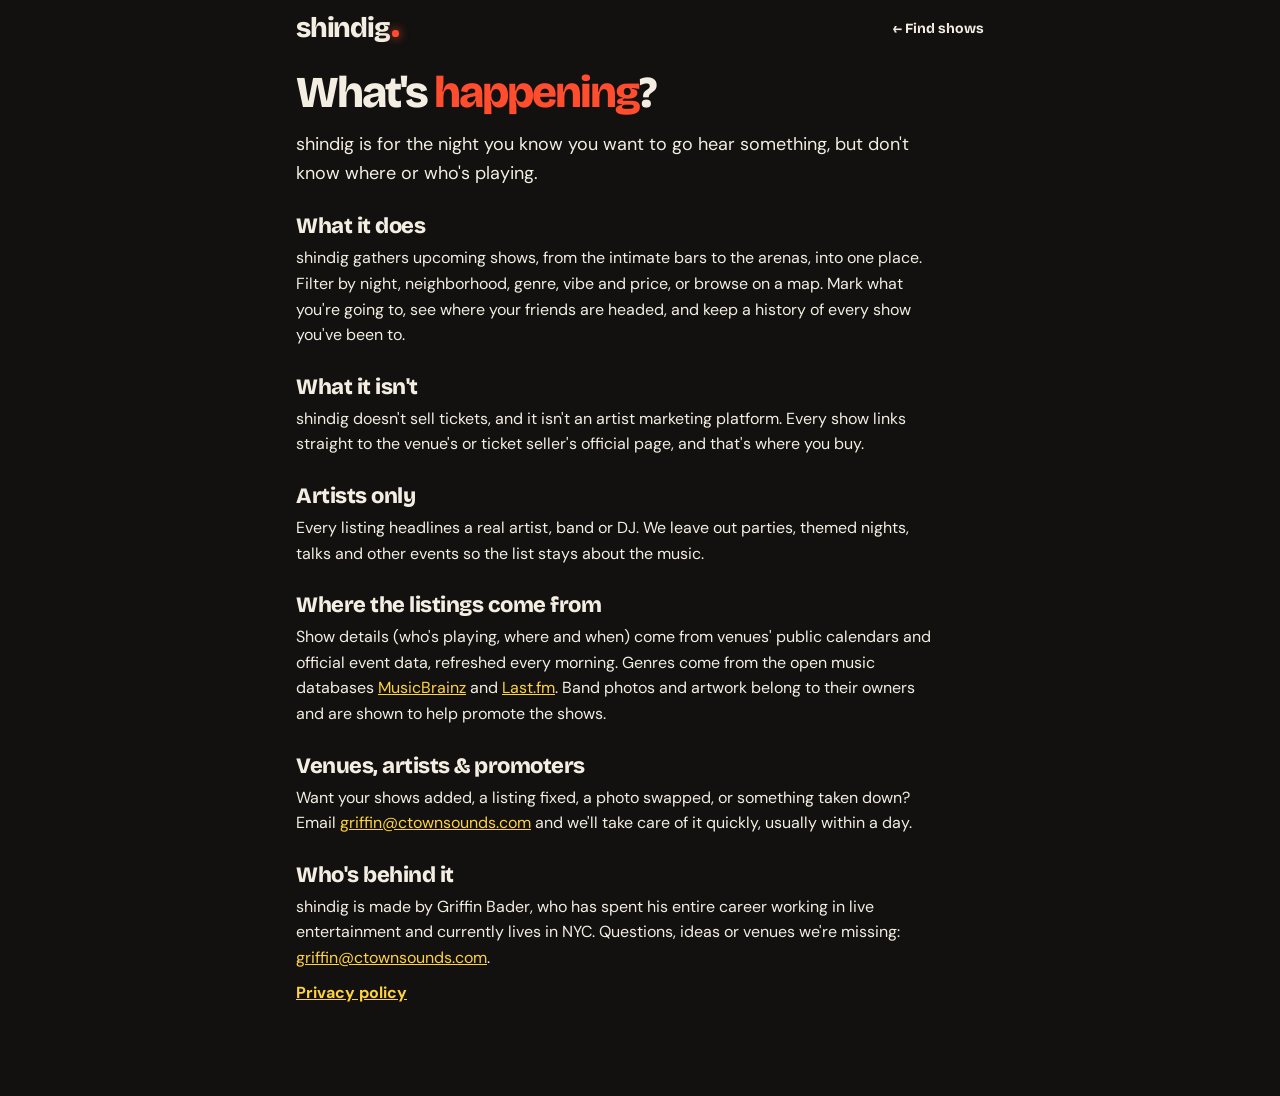
<file: about.html>
<!doctype html>
<html lang="en">
<head>
  <meta charset="utf-8">
  <meta name="viewport" content="width=device-width, initial-scale=1, maximum-scale=1">
  <title>About · shindig</title>
  <link rel="icon" type="image/png" href="img/favicon.png">
  <link rel="apple-touch-icon" href="img/apple-touch-icon.png">
  <meta name="description" content="shindig is a free guide to live music in New York City. Every show at the city's best venues, filtered by borough, genre and vibe.">
  <meta name="theme-color" content="#121110">
  <link rel="preconnect" href="https://fonts.googleapis.com">
  <link href="https://fonts.googleapis.com/css2?family=Bricolage+Grotesque:opsz,wght@12..96,700;12..96,800&family=DM+Sans:opsz,wght@9..40,400;9..40,600;9..40,700&family=DM+Mono:wght@500&display=swap" rel="stylesheet">
  <link rel="stylesheet" href="styles.css?v=20">
</head>
<body>
  <div class="app">
    <header class="top">
      <a class="brand" href="./"><span class="logo">shindig</span></a>
      <a class="back-link" href="./">← Find shows</a>
    </header>

    <main class="doc">
      <h2>What's <em>happening</em>?</h2>
      <p class="lede">shindig is for the night you know you want to go hear something, but don't know where or who's playing.</p>

      <h3>What it does</h3>
      <p>shindig gathers upcoming shows, from the intimate bars to the arenas, into one place. Filter by night, neighborhood, genre, vibe and price, or browse on a map. Mark what you're going to, see where your friends are headed, and keep a history of every show you've been to.</p>

      <h3>What it isn't</h3>
      <p>shindig doesn't sell tickets, and it isn't an artist marketing platform. Every show links straight to the venue's or ticket seller's official page, and that's where you buy.</p>

      <h3>Artists only</h3>
      <p>Every listing headlines a real artist, band or DJ. We leave out parties, themed nights, talks and other events so the list stays about the music.</p>

      <h3>Where the listings come from</h3>
      <p>Show details (who's playing, where and when) come from venues' public calendars and official event data, refreshed every morning. Genres come from the open music databases <a href="https://musicbrainz.org">MusicBrainz</a> and <a href="https://www.last.fm">Last.fm</a>. Band photos and artwork belong to their owners and are shown to help promote the shows.</p>

      <h3>Venues, artists &amp; promoters</h3>
      <p>Want your shows added, a listing fixed, a photo swapped, or something taken down? Email <a href="mailto:griffin@ctownsounds.com">griffin@ctownsounds.com</a> and we'll take care of it quickly, usually within a day.</p>

      <h3>Who's behind it</h3>
      <p>shindig is made by Griffin Bader, who has spent his entire career working in live entertainment and currently lives in NYC. Questions, ideas or venues we're missing: <a href="mailto:griffin@ctownsounds.com">griffin@ctownsounds.com</a>.</p>

      <p class="doc-links"><a href="privacy.html">Privacy policy</a></p>
    </main>
  </div>
</body>
</html>
</file>
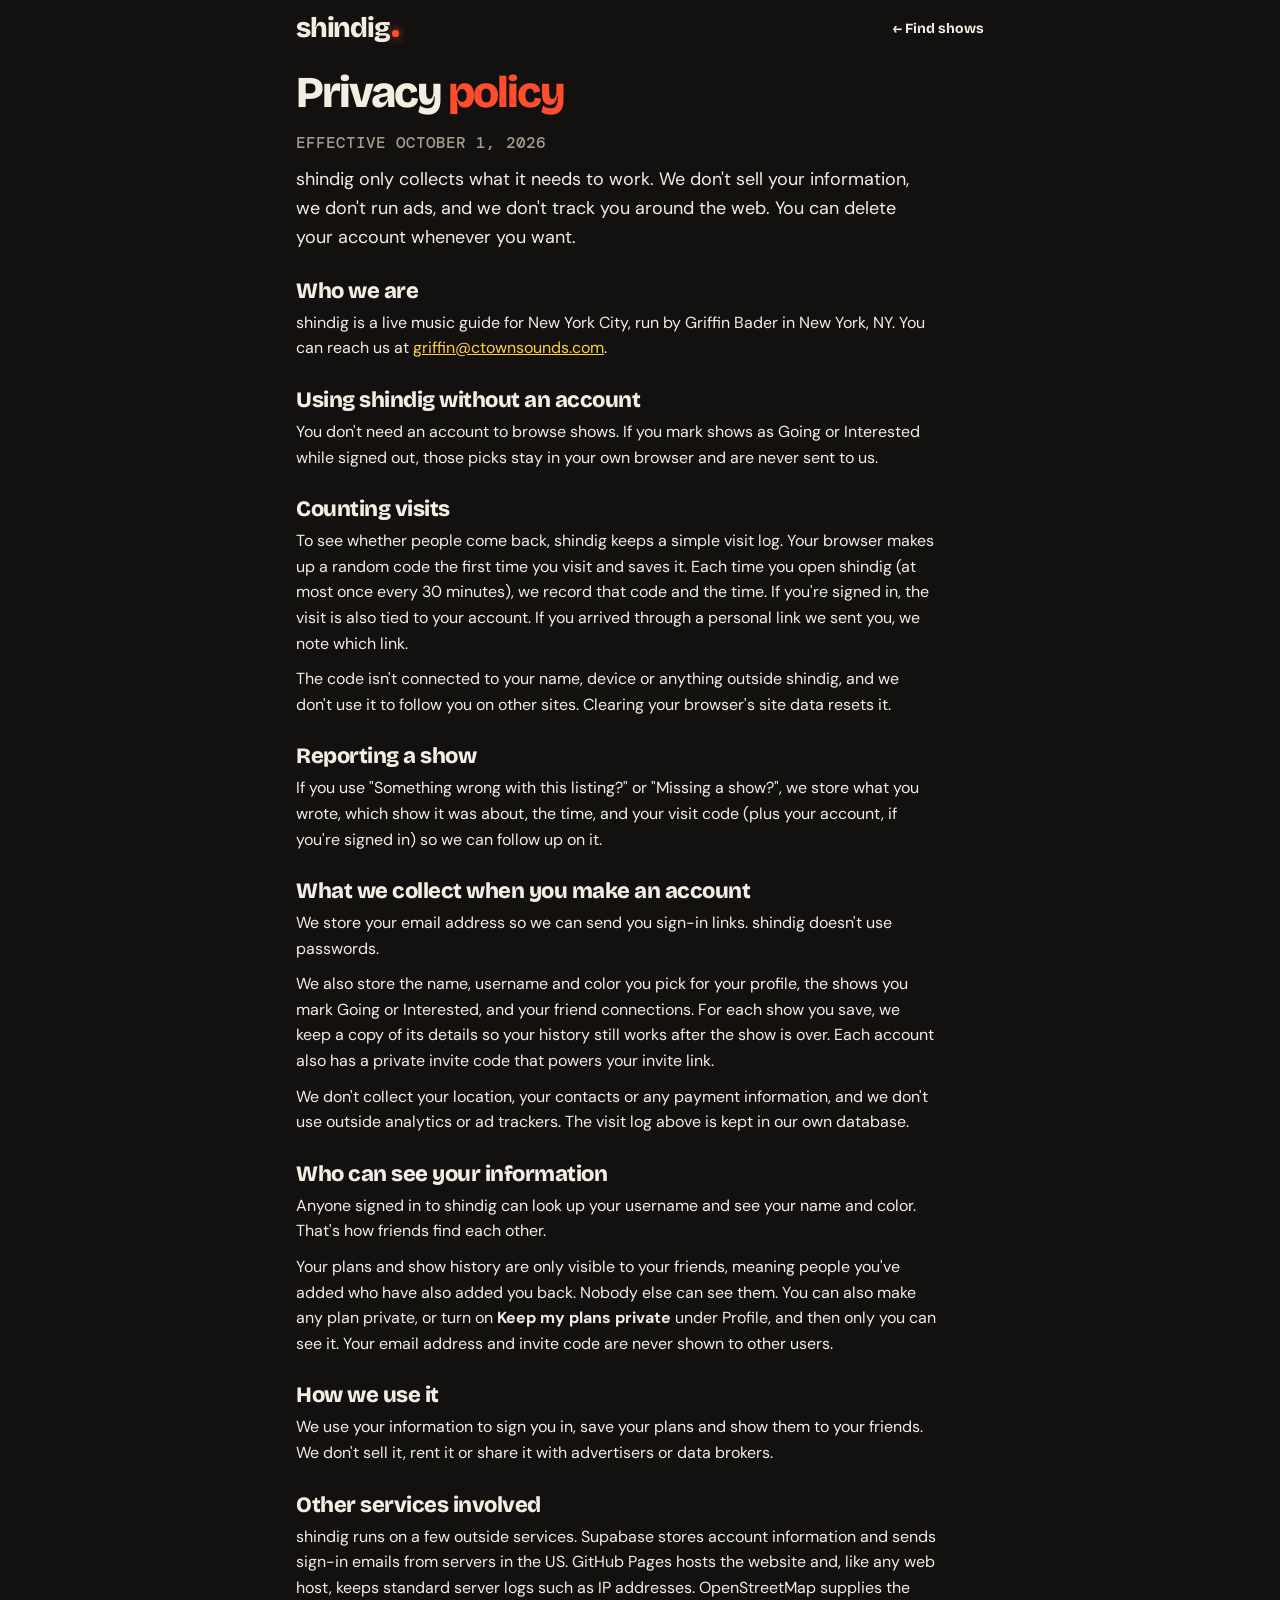
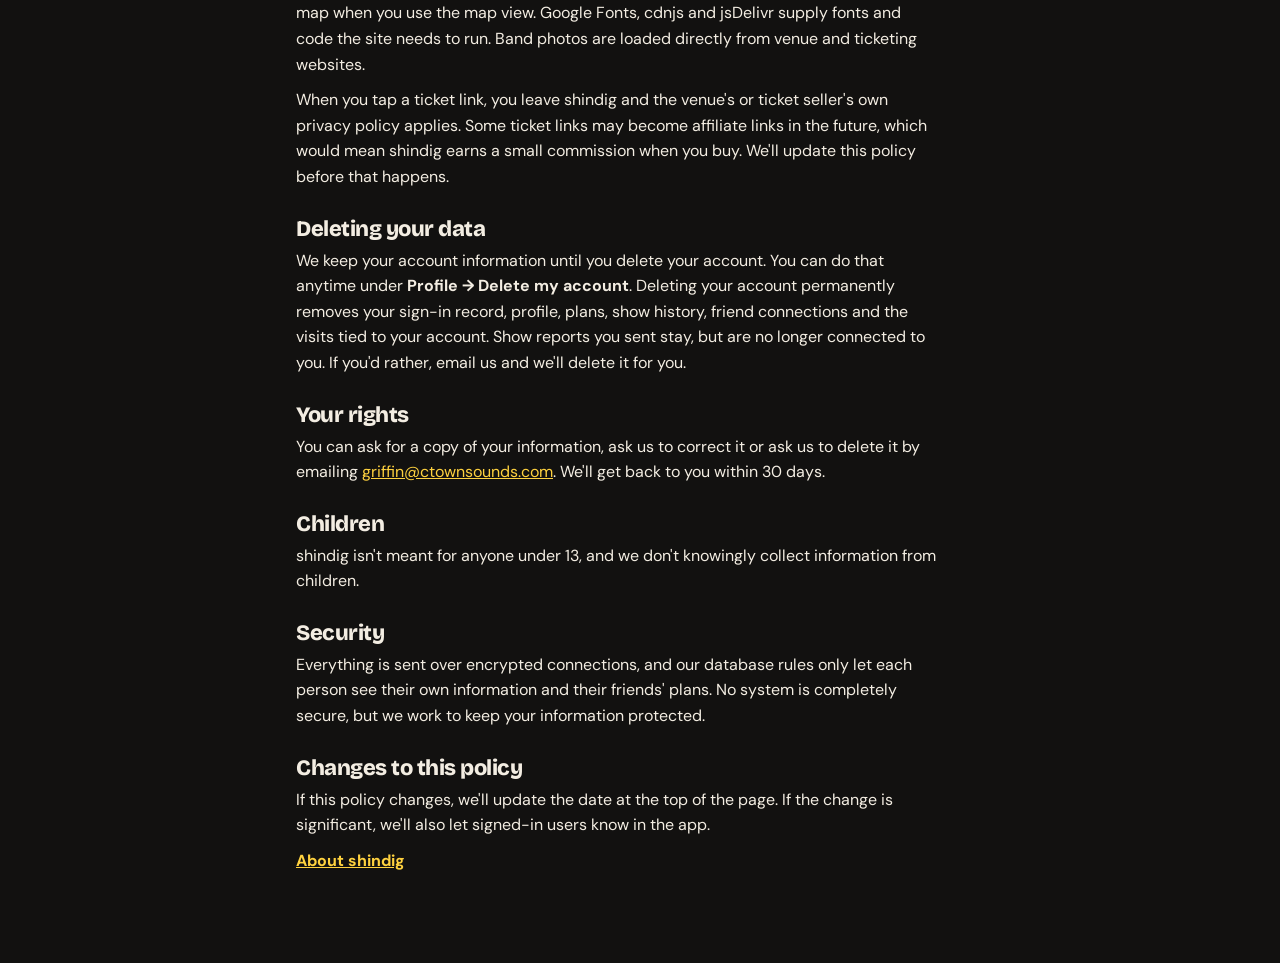
<file: privacy.html>
<!doctype html>
<html lang="en">
<head>
  <meta charset="utf-8">
  <meta name="viewport" content="width=device-width, initial-scale=1, maximum-scale=1">
  <title>Privacy · shindig</title>
  <link rel="icon" type="image/png" href="img/favicon.png">
  <link rel="apple-touch-icon" href="img/apple-touch-icon.png">
  <meta name="description" content="How shindig handles your information.">
  <meta name="theme-color" content="#121110">
  <link rel="preconnect" href="https://fonts.googleapis.com">
  <link href="https://fonts.googleapis.com/css2?family=Bricolage+Grotesque:opsz,wght@12..96,700;12..96,800&family=DM+Sans:opsz,wght@9..40,400;9..40,600;9..40,700&family=DM+Mono:wght@500&display=swap" rel="stylesheet">
  <link rel="stylesheet" href="styles.css?v=20">
</head>
<body>
  <div class="app">
    <header class="top">
      <a class="brand" href="./"><span class="logo">shindig</span></a>
      <a class="back-link" href="./">← Find shows</a>
    </header>

    <main class="doc">
      <h2>Privacy <em>policy</em></h2>
      <p class="doc-date">Effective October 1, 2026</p>
      <p class="lede">shindig only collects what it needs to work. We don't sell your information, we don't run ads, and we don't track you around the web. You can delete your account whenever you want.</p>

      <h3>Who we are</h3>
      <p>shindig is a live music guide for New York City, run by Griffin Bader in New York, NY. You can reach us at <a href="mailto:griffin@ctownsounds.com">griffin@ctownsounds.com</a>.</p>

      <h3>Using shindig without an account</h3>
      <p>You don't need an account to browse shows. If you mark shows as Going or Interested while signed out, those picks stay in your own browser and are never sent to us.</p>

      <h3>Counting visits</h3>
      <p>To see whether people come back, shindig keeps a simple visit log. Your browser makes up a random code the first time you visit and saves it. Each time you open shindig (at most once every 30 minutes), we record that code and the time. If you're signed in, the visit is also tied to your account. If you arrived through a personal link we sent you, we note which link.</p>
      <p>The code isn't connected to your name, device or anything outside shindig, and we don't use it to follow you on other sites. Clearing your browser's site data resets it.</p>

      <h3>Reporting a show</h3>
      <p>If you use "Something wrong with this listing?" or "Missing a show?", we store what you wrote, which show it was about, the time, and your visit code (plus your account, if you're signed in) so we can follow up on it.</p>

      <h3>What we collect when you make an account</h3>
      <p>We store your email address so we can send you sign-in links. shindig doesn't use passwords.</p>
      <p>We also store the name, username and color you pick for your profile, the shows you mark Going or Interested, and your friend connections. For each show you save, we keep a copy of its details so your history still works after the show is over. Each account also has a private invite code that powers your invite link.</p>
      <p>We don't collect your location, your contacts or any payment information, and we don't use outside analytics or ad trackers. The visit log above is kept in our own database.</p>

      <h3>Who can see your information</h3>
      <p>Anyone signed in to shindig can look up your username and see your name and color. That's how friends find each other.</p>
      <p>Your plans and show history are only visible to your friends, meaning people you've added who have also added you back. Nobody else can see them. You can also make any plan private, or turn on <b>Keep my plans private</b> under Profile, and then only you can see it. Your email address and invite code are never shown to other users.</p>

      <h3>How we use it</h3>
      <p>We use your information to sign you in, save your plans and show them to your friends. We don't sell it, rent it or share it with advertisers or data brokers.</p>

      <h3>Other services involved</h3>
      <p>shindig runs on a few outside services. Supabase stores account information and sends sign-in emails from servers in the US. GitHub Pages hosts the website and, like any web host, keeps standard server logs such as IP addresses. OpenStreetMap supplies the map when you use the map view. Google Fonts, cdnjs and jsDelivr supply fonts and code the site needs to run. Band photos are loaded directly from venue and ticketing websites.</p>
      <p>When you tap a ticket link, you leave shindig and the venue's or ticket seller's own privacy policy applies. Some ticket links may become affiliate links in the future, which would mean shindig earns a small commission when you buy. We'll update this policy before that happens.</p>

      <h3>Deleting your data</h3>
      <p>We keep your account information until you delete your account. You can do that anytime under <b>Profile → Delete my account</b>. Deleting your account permanently removes your sign-in record, profile, plans, show history, friend connections and the visits tied to your account. Show reports you sent stay, but are no longer connected to you. If you'd rather, email us and we'll delete it for you.</p>

      <h3>Your rights</h3>
      <p>You can ask for a copy of your information, ask us to correct it or ask us to delete it by emailing <a href="mailto:griffin@ctownsounds.com">griffin@ctownsounds.com</a>. We'll get back to you within 30 days.</p>

      <h3>Children</h3>
      <p>shindig isn't meant for anyone under 13, and we don't knowingly collect information from children.</p>

      <h3>Security</h3>
      <p>Everything is sent over encrypted connections, and our database rules only let each person see their own information and their friends' plans. No system is completely secure, but we work to keep your information protected.</p>

      <h3>Changes to this policy</h3>
      <p>If this policy changes, we'll update the date at the top of the page. If the change is significant, we'll also let signed-in users know in the app.</p>

      <p class="doc-links"><a href="about.html">About shindig</a></p>
    </main>
  </div>
</body>
</html>
</file>
<file: styles.css>
/* Shindig — gig-poster look: paper, ink, flat screen-print colors. */
:root {
  --paper: #121110;   /* page background */
  --card: #1c1a17;    /* cards, sheets */
  --ink: #f3ede2;     /* text, outlines, shadows (cream) */
  --muted: #a39b8e;
  --line: #f3ede2;
  --black: #141210;   /* text on bright color fills */
  --white: #fffaf1;
  --red: #ff4d2e;
  --blue: #2f4bff;
  --yellow: #ffd23f;
  --pink: #ff9ccf;
  --green: #22c07a;
  --lilac: #b8a2ff;
  --orange: #ff9f1c;
  --radius: 16px;
  --shadow: 4px 4px 0 var(--ink);
  --display: 'Bricolage Grotesque', 'Arial Black', sans-serif;
  --mono: 'DM Mono', ui-monospace, monospace;
}

* { box-sizing: border-box; }
html, body { margin: 0; }
body {
  background: var(--paper);
  color: var(--ink);
  font: 15px/1.45 'DM Sans', system-ui, sans-serif;
  -webkit-font-smoothing: antialiased;
}
button { font: inherit; color: inherit; cursor: pointer; }

.app { max-width: 720px; margin: 0 auto; padding: 0 16px 40px; }

/* ---------- Header ---------- */
.top {
  position: sticky; top: 0; z-index: 5;
  display: flex; align-items: center; justify-content: space-between;
  padding: 14px 0 12px; background: var(--paper);
}
.brand { display: flex; align-items: center; gap: 10px; }
.logo { font: 800 28px/1 var(--display); letter-spacing: -1.2px; }
.logo::after {
  content: ''; display: inline-block; width: .24em; height: .24em; margin-left: .08em;
  background: var(--red); border-radius: 50%; box-shadow: 0 0 10px var(--red);
}
.city {
  font: 800 13px var(--display); color: var(--black); background: var(--yellow); border: 2px solid var(--ink);
  padding: 1px 8px; border-radius: 6px; transform: rotate(-5deg); display: inline-block;
}
.sample-note { font: 500 11px var(--mono); color: var(--muted); text-transform: uppercase; letter-spacing: .04em; margin-top: 4px; }

h2 { font: 800 44px/0.95 var(--display); letter-spacing: -2px; margin: 18px 0 16px; }
h2 em { font-style: normal; color: var(--red); }
h3 {
  font: 800 22px var(--display); letter-spacing: -.5px; margin: 28px 0 10px;
}

/* ---------- Timeframe ---------- */
.when { display: flex; gap: 8px; overflow-x: auto; scrollbar-width: none; padding: 2px 4px 6px 0; }
.when::-webkit-scrollbar, .chips::-webkit-scrollbar, .friend-row::-webkit-scrollbar { display: none; }
.when button {
  flex: none; border: 2px solid var(--ink); background: var(--card); padding: 8px 16px; border-radius: 99px;
  font: 700 15px var(--display); transition: transform .1s;
}
.when button:hover { transform: translateY(-1px); }
.when button.on { background: var(--ink); color: var(--paper); box-shadow: 3px 3px 0 var(--red); }
.date-chip {
  position: relative; flex: none; display: inline-flex; align-items: center; cursor: pointer;
  border: 2px solid var(--ink); background: var(--card); padding: 8px 13px; border-radius: 99px; font: 700 15px var(--display);
}
.date-chip.on { border-style: solid; background: var(--ink); color: var(--paper); box-shadow: 3px 3px 0 var(--red); }
.date-chip input { position: absolute; inset: 0; opacity: 0; cursor: pointer; width: 100%; }

/* ---------- Filter chips ---------- */
.filter-group { margin-top: 14px; }
.filter-label { font: 500 11px var(--mono); text-transform: uppercase; letter-spacing: .06em; color: var(--muted); margin-bottom: 6px; }
.chips { display: flex; gap: 6px; overflow-x: auto; scrollbar-width: none; padding: 2px 0 4px; }
.chip {
  flex: none; border: 2px solid var(--ink); background: transparent; padding: 5px 12px; border-radius: 99px;
  font-weight: 600; font-size: 13px;
}
.chip .n { font: 500 11px var(--mono); margin-left: 5px; opacity: .55; }
.chip.on { background: var(--c, var(--yellow)); color: var(--black); }
.chip.on .n { opacity: .8; }
.chip:disabled { opacity: .3; cursor: default; border-style: dashed; }

.filter-toggle { margin-top: 12px; background: none; border: 0; padding: 0; font: 700 14px var(--display); text-decoration: underline; text-decoration-thickness: 2px; text-underline-offset: 3px; }
.search {
  width: 100%; margin-top: 14px; padding: 12px 16px; border-radius: 12px; border: 2px solid var(--ink);
  background: var(--card); color: var(--ink); font: inherit;
}
.search::placeholder { color: var(--muted); }
.search:focus { outline: none; box-shadow: var(--shadow); }

.result-count { font: 500 12px var(--mono); text-transform: uppercase; color: var(--muted); margin: 18px 0 0; display: flex; justify-content: space-between; }
.result-count button { background: none; border: 0; padding: 0; color: var(--red); font: inherit; text-decoration: underline; }

/* ---------- Day headers ---------- */
.day { display: flex; align-items: center; gap: 10px; margin: 30px 0 12px; }
.day-name { font: 800 34px/1 var(--display); letter-spacing: -1.5px; }
.day-date {
  font: 500 12px var(--mono); text-transform: uppercase; border: 2px solid var(--ink); background: var(--card);
  padding: 2px 8px; border-radius: 6px; transform: rotate(3deg);
}

/* ---------- Show card ---------- */
.card {
  background: var(--card); border: 2px solid var(--ink); border-radius: var(--radius); box-shadow: var(--shadow);
  padding: 12px; margin-bottom: 14px;
  display: grid; grid-template-columns: 112px 1fr; gap: 14px; cursor: pointer;
  transition: transform .12s, box-shadow .12s;
}
.card:hover { transform: translate(-2px, -2px); box-shadow: 6px 6px 0 var(--ink); }
.thumb {
  position: relative; aspect-ratio: 1; border-radius: 10px; border: 2px solid var(--ink); overflow: hidden; align-self: start;
}
.thumb svg, .hero svg { display: block; width: 100%; height: 100%; }
.thumb img, .hero img { width: 100%; height: 100%; object-fit: cover; object-position: center 25%; display: block; }
.time {
  position: absolute; left: 6px; bottom: 6px; white-space: nowrap; max-width: calc(100% - 12px);
  font: 500 12px var(--mono); background: var(--card); border: 2px solid var(--ink); border-radius: 6px; padding: 1px 6px;
}
.artist { font: 800 21px/1.05 var(--display); letter-spacing: -.6px; }
.support { color: var(--muted); font-size: 13px; margin-top: 3px; }
.where { font-weight: 600; font-size: 14px; margin-top: 8px; }
.where .boro { color: var(--muted); font-weight: 400; }
.tags { display: flex; flex-wrap: wrap; gap: 5px; margin-top: 9px; }
.tag { font-size: 11px; font-weight: 600; padding: 2px 8px; border-radius: 99px; border: 1.5px solid var(--ink); }
.tag.genre { background: var(--ink); color: var(--paper); }
.card-foot { display: flex; align-items: center; justify-content: space-between; margin-top: 12px; gap: 8px; flex-wrap: wrap; }
.price { font: 500 15px var(--mono); }
.price.free { color: var(--black); background: var(--green); padding: 0 6px; border-radius: 4px; border: 1.5px solid var(--ink); font-size: 13px; }
.actions { display: flex; gap: 6px; }
.btn {
  border: 2px solid var(--ink); background: var(--card); padding: 5px 13px; border-radius: 99px; font-size: 13px; font-weight: 700;
  transition: transform .1s;
}
.btn:active { transform: scale(.95); }
.btn.going.on { background: var(--green); color: var(--black); }
.btn.interested.on { background: var(--yellow); color: var(--black); }
.went { color: var(--black); font-weight: 700; font-size: 13px; background: var(--green); border: 1.5px solid var(--ink); padding: 2px 9px; border-radius: 99px; }

/* ---------- Friends ---------- */
.faces { display: flex; align-items: center; gap: 6px; font-size: 12px; font-weight: 600; }
.face-stack { display: flex; }
.face {
  width: 24px; height: 24px; border-radius: 50%; display: grid; place-items: center;
  font: 800 11px var(--display); color: var(--black); border: 2px solid var(--ink); margin-left: -7px;
}
.face-stack .face:first-child { margin-left: 0; }
.face.lg { width: 46px; height: 46px; font-size: 18px; margin: 0; }
.feed-item .face.lg + .face.lg { margin-left: -14px; }

.empty { text-align: center; padding: 40px 16px; border: 2px dashed var(--ink); border-radius: var(--radius); color: var(--muted); }
.empty b { display: block; color: var(--ink); font: 800 20px var(--display); margin-bottom: 4px; }

.feed-item {
  display: flex; gap: 12px; align-items: center; padding: 12px; margin-bottom: 10px; cursor: pointer;
  background: var(--card); border: 2px solid var(--ink); border-radius: 14px;
}
.feed-item:hover { box-shadow: var(--shadow); }
.feed-item p { margin: 0; }
.feed-item .meta { font: 500 12px var(--mono); color: var(--muted); margin-top: 2px; }
.friend-row { display: flex; gap: 16px; overflow-x: auto; padding: 4px 0 6px; scrollbar-width: none; }
.friend-row div { text-align: center; font-size: 13px; font-weight: 600; flex: none; }
.friend-row .face.lg { width: 58px; height: 58px; font-size: 22px; margin: 0 auto 5px; box-shadow: 3px 3px 0 var(--ink); }

/* ---------- My Shows ---------- */
.stats { display: grid; grid-template-columns: repeat(2, 1fr); gap: 12px; }
.stat { color: var(--black); border: 2px solid var(--ink); border-radius: var(--radius); padding: 14px; box-shadow: var(--shadow); }
.stat:nth-child(1) { background: var(--yellow); }
.stat:nth-child(2) { background: var(--pink); }
.stat:nth-child(3) { background: var(--blue); color: var(--white); }
.stat:nth-child(4) { background: var(--green); }
.stat b { display: block; font: 800 44px/1 var(--display); letter-spacing: -2px; }
.stat.text b { font-size: 20px; line-height: 1.1; letter-spacing: -.5px; min-height: 44px; display: flex; align-items: flex-end; }
.stat span { font: 500 11px var(--mono); text-transform: uppercase; letter-spacing: .04em; }
@media (min-width: 560px) { .stats { grid-template-columns: repeat(4, 1fr); } }

.history-item {
  display: flex; justify-content: space-between; align-items: center; gap: 12px; padding: 12px 2px; cursor: pointer;
  border-bottom: 2px solid var(--ink);
}
.history-item:first-of-type { border-top: 2px solid var(--ink); }
.history-item .d { font: 500 12px var(--mono); text-transform: uppercase; white-space: nowrap; }
.history-item .a { font: 800 17px var(--display); letter-spacing: -.3px; }
.history-item .v { color: var(--muted); font-size: 13px; }

/* ---------- Tabs ----------
   Live in the sticky header at the top — a bottom bar fights with the iPhone
   Safari address bar, which sits at the bottom and resizes while scrolling. */
.tabs { display: flex; gap: 4px; }
.tabs button {
  background: none; border: 2px solid transparent; padding: 5px 11px; color: var(--ink); border-radius: 99px;
  font: 700 14px var(--display);
}
.tabs button.active { background: var(--yellow); color: var(--black); border-color: var(--ink); }

/* ---------- Detail sheet ---------- */
.sheet {
  position: fixed; inset: 0; z-index: 20; background: rgba(0,0,0,.7);
  display: flex; align-items: flex-end; justify-content: center;
}
.sheet.hidden { display: none; }
.sheet-body {
  width: 100%; max-width: 720px; max-height: 90vh; overflow-y: auto;
  background: var(--card); border: 2px solid var(--ink); border-bottom: 0; border-radius: 22px 22px 0 0;
  padding: 20px 20px calc(28px + env(safe-area-inset-bottom));
  animation: up .22s cubic-bezier(.2,.9,.3,1.2);
}
@keyframes up { from { transform: translateY(40px); } }
.hero {
  position: relative; aspect-ratio: 16 / 9; max-height: 52vh; width: calc(100% + 40px); margin: -20px -20px 18px;
  border-bottom: 2px solid var(--ink); border-radius: 20px 20px 0 0; overflow: hidden;
}
.hero .hero-blur { object-fit: cover; filter: blur(20px) brightness(.55); transform: scale(1.2); }
.hero img.hero-photo { object-fit: contain; }
.sheet-close {
  position: absolute; top: 14px; right: 14px; width: 36px; height: 36px; border-radius: 50%;
  background: var(--card); border: 2px solid var(--ink); font-weight: 800;
}
.sheet .when-line { font: 500 12px var(--mono); text-transform: uppercase; letter-spacing: .04em; }
.sheet .artist { font-size: 38px; letter-spacing: -1.5px; margin-top: 6px; }
.sheet p.desc { font-size: 16px; margin: 14px 0; }
.sheet .actions { margin-top: 18px; }
.sheet .btn { padding: 10px 20px; font-size: 15px; box-shadow: 3px 3px 0 var(--ink); }
.lineup { margin: 14px 0; padding: 0; list-style: none; border-top: 2px solid var(--ink); }
.lineup li { padding: 8px 0; border-bottom: 1.5px solid var(--ink); font-size: 15px; }
.lineup li:first-child { font: 800 17px var(--display); }
.note { font: 500 11px var(--mono); color: var(--muted); margin-top: 18px; }

@media (max-width: 420px) {
  h2 { font-size: 38px; }
  .card { grid-template-columns: 92px 1fr; gap: 12px; }
  .artist { font-size: 19px; }
}

.ticket-link {
  display: inline-block; margin-top: 14px; font: 700 15px var(--display); color: var(--ink);
  text-decoration: underline; text-decoration-thickness: 2px; text-underline-offset: 4px;
}
.ticket-link:hover { color: var(--yellow); }
.thumb img, .hero img { position: absolute; inset: 0; }

/* ---------- Accounts ---------- */
.account-card {
  display: flex; flex-direction: column; gap: 10px; margin: 8px 0 18px;
  padding: 18px; border: 2px solid var(--ink); border-radius: var(--radius); box-shadow: var(--shadow); background: var(--card);
}
.account-card b { font: 800 22px var(--display); letter-spacing: -.5px; }
.account-card p { margin: 0; color: var(--muted); }
.account-card .search { margin: 0; }
.account-card .btn.primary, .add-friend .btn.primary { background: var(--yellow); color: var(--black); padding: 10px 18px; font-size: 15px; align-self: flex-start; }
.form-msg { font-size: 13px; color: var(--yellow); min-height: 1em; }
.swatches { display: flex; gap: 8px; }
.swatches input { position: absolute; opacity: 0; }
.swatches span { display: block; width: 30px; height: 30px; border-radius: 50%; border: 2px solid var(--ink); cursor: pointer; }
.swatches input:checked + span { box-shadow: 0 0 0 3px var(--paper), 0 0 0 5px var(--ink); }

.account-bar, .person { display: flex; align-items: center; gap: 12px; }
.account-bar { margin: 4px 0 18px; }
.account-bar div, .person div { flex: 1; display: flex; flex-direction: column; }
.account-bar b, .person b { font: 800 17px var(--display); }
.account-bar span, .person span { font: 500 12px var(--mono); color: var(--muted); }
.person { padding: 10px 0; border-bottom: 1.5px solid var(--ink); }

.add-friend { display: flex; gap: 8px; align-items: center; }
.add-friend .search { margin: 0; flex: 1; }
.add-friend .btn.primary { align-self: auto; }
.feed-item > .face.lg { flex: none; }

/* Narrow phones: tighten the header so logo + tabs fit on one row. */
@media (max-width: 420px) {
  .logo { font-size: 23px; letter-spacing: -1px; }
  .tabs button { padding: 4px 9px; font-size: 13px; }
  .top { padding: 10px 0 8px; border-bottom: 2px solid var(--ink); margin: 0 -16px; padding-left: 16px; padding-right: 16px; }
}

/* ---------- Share / calendar / invites ---------- */
.sheet-tools { display: flex; flex-wrap: wrap; gap: 8px; margin-top: 16px; }
.sheet-tools .btn { text-decoration: none; color: var(--ink); font-size: 13px; padding: 7px 13px; }
.invite-btn { background: var(--yellow); color: var(--black); padding: 10px 18px; font-size: 15px; margin-bottom: 14px; }
.invite-note {
  background: var(--pink); color: var(--black); border: 2px solid var(--ink); border-radius: 12px;
  padding: 10px 14px; font-weight: 700; margin-bottom: 12px;
}
#toast {
  position: fixed; left: 50%; top: 16px; transform: translate(-50%, -140%); z-index: 50;
  background: var(--yellow); color: var(--black); border: 2px solid var(--ink); border-radius: 99px;
  padding: 8px 18px; font-weight: 700; box-shadow: var(--shadow); transition: transform .25s ease; max-width: calc(100% - 32px);
}
#toast.on { transform: translate(-50%, 0); }

/* ---------- Price slider ----------
   Big readout bubble rides above the handle; track fills green up to the price. */
.price-slider { position: relative; padding: 46px 14px 0; }
.price-bubble {
  position: absolute; top: 0; transform: translateX(-50%);
  /* follows the handle but never leaves the screen; the pointer below marks the exact spot */
  left: clamp(62px, calc(14px + (100% - 28px) * var(--pct) / 100), calc(100% - 62px));
  white-space: nowrap; background: var(--green); color: var(--black); border: 2px solid var(--ink); border-radius: 10px;
  padding: 3px 10px; font: 800 17px var(--display); box-shadow: 2px 2px 0 var(--ink);
}
.price-pointer {
  position: absolute; top: 29px; left: calc(14px + (100% - 28px) * var(--pct) / 100); transform: translateX(-50%) rotate(45deg);
  width: 10px; height: 10px; background: var(--green); border-right: 2px solid var(--ink); border-bottom: 2px solid var(--ink);
}
#price-range {
  -webkit-appearance: none; appearance: none; width: 100%; height: 10px; margin: 0; border-radius: 99px;
  border: 2px solid var(--ink); cursor: pointer;
  background: linear-gradient(to right, var(--green) calc(var(--pct) * 1%), var(--card) calc(var(--pct) * 1%));
}
#price-range::-webkit-slider-thumb {
  -webkit-appearance: none; width: 26px; height: 26px; border-radius: 50%;
  background: var(--yellow); border: 2px solid var(--ink); box-shadow: 2px 2px 0 var(--ink);
}
#price-range::-moz-range-thumb {
  width: 24px; height: 24px; border-radius: 50%; background: var(--yellow); border: 2px solid var(--ink); box-shadow: 2px 2px 0 var(--ink);
}
.price-ticks {
  display: flex; justify-content: space-between; margin: 8px -6px 0;
  font: 500 11px var(--mono); color: var(--muted); text-transform: uppercase;
}
.check { display: flex; align-items: center; gap: 8px; margin-top: 12px; font-size: 13px; color: var(--muted); }
.check input { accent-color: var(--green); width: 16px; height: 16px; }

/* ---------- List / map ---------- */
.result-count { align-items: center; }
.result-actions { display: flex; align-items: center; gap: 12px; }
.view-toggle { display: inline-flex; border: 2px solid var(--ink); border-radius: 99px; overflow: hidden; }
.view-toggle button { background: none; border: 0; padding: 4px 12px; font: 700 12px var(--display); color: var(--ink); text-transform: none; text-decoration: none; }
.view-toggle button.on { background: var(--yellow); color: var(--black); }
#map {
  position: relative; height: 62vh; min-height: 360px; margin-top: 14px;
  border: 2px solid var(--ink); border-radius: var(--radius); box-shadow: var(--shadow); overflow: hidden; background: #1a1a1a;
}
.map-empty { position: absolute; z-index: 500; top: 12px; left: 50%; transform: translateX(-50%); background: var(--card); border: 2px solid var(--ink); border-radius: 99px; padding: 6px 14px; font-weight: 700; font-size: 13px; }
.pin span {
  display: grid; place-items: center; width: 34px; height: 34px; border-radius: 50%;
  background: var(--yellow); color: var(--black); border: 2px solid var(--black); font: 800 14px var(--display);
  box-shadow: 2px 2px 0 var(--black);
}
.leaflet-popup-content-wrapper, .leaflet-popup-tip { background: var(--card); color: var(--ink); border: 2px solid var(--ink); }
.leaflet-popup-content-wrapper { border-radius: 14px; }
.leaflet-popup-content { margin: 12px 14px; }
.leaflet-container a.leaflet-popup-close-button { color: var(--ink); }
.leaflet-container { font-family: 'DM Sans', system-ui, sans-serif; }
.pop-venue { font: 800 17px var(--display); }
.pop-hood { font: 500 11px var(--mono); color: var(--muted); text-transform: uppercase; margin-bottom: 6px; }
.pop a { display: flex; flex-direction: column; padding: 6px 0; border-top: 1.5px solid var(--line); cursor: pointer; color: var(--ink); }
.pop a b { font-size: 14px; }
.pop a span { font: 500 11px var(--mono); color: var(--muted); }
.pop a:hover b { color: var(--yellow); }
.pop-more { font: 500 11px var(--mono); color: var(--muted); padding-top: 6px; }
.leaflet-control-attribution { background: rgba(18,17,16,.8) !important; color: var(--muted) !important; }
.leaflet-control-attribution a { color: var(--muted) !important; }
.leaflet-tile-pane { filter: invert(1) hue-rotate(180deg) brightness(.85) contrast(.9) saturate(.6); }

/* ---------- About / Privacy pages & footer ---------- */
a.brand { text-decoration: none; color: var(--ink); }
.back-link { font: 700 14px var(--display); color: var(--ink); text-decoration: none; }
.back-link:hover { color: var(--yellow); }
.doc { max-width: 640px; padding-bottom: 40px; }
.doc h3 { margin: 26px 0 6px; }
.doc p, .doc li { font-size: 16px; line-height: 1.6; }
.doc p { margin: 0 0 10px; }
.doc ul { padding-left: 20px; margin: 6px 0 10px; }
.doc li { margin-bottom: 6px; }
.doc a { color: var(--yellow); }
.doc .lede { font-size: 18px; }
.doc-date { font: 500 12px var(--mono); color: var(--muted); text-transform: uppercase; }
.doc-links { margin-top: 30px; font-weight: 700; }
.site-footer {
  display: flex; justify-content: center; flex-wrap: wrap; gap: 10px 18px; padding: 28px 0 8px; margin-top: 30px;
  border-top: 2px solid var(--ink); font: 500 12px var(--mono); text-transform: uppercase;
}
.site-footer a { color: var(--muted); text-decoration: none; }
.site-footer a:hover { color: var(--ink); }
.danger-zone { text-align: center; margin-top: 28px; }
.danger-zone button { background: none; border: 0; color: var(--muted); font-size: 13px; text-decoration: underline; cursor: pointer; }
.danger-zone button:hover { color: var(--red); }

/* ---------- Edges & orientation ----------
   Filter rows wrap instead of scrolling sideways (no half-cut buttons), and the
   page keeps clear of the iPhone notch / rounded corners in any orientation. */
.app {
  padding-left: max(16px, env(safe-area-inset-left));
  padding-right: max(16px, env(safe-area-inset-right));
}
html, body { overflow-x: hidden; }
/* Filter rows are one-line sliders that run to the screen edges (swipe sideways); the first button lines up with
   the page text and the last one can scroll fully into view. */
.when, .chips {
  flex-wrap: nowrap; overflow-x: auto; overscroll-behavior-x: contain; -webkit-overflow-scrolling: touch;
  margin-left: calc(-1 * max(16px, env(safe-area-inset-left))); margin-right: calc(-1 * max(16px, env(safe-area-inset-right)));
  padding-left: max(16px, env(safe-area-inset-left)); padding-right: 0; /* end space comes from the last button's margin (Safari ignores end padding here) */
  scroll-padding-left: max(16px, env(safe-area-inset-left));
}
.when > *:last-child, .chips > *:last-child { margin-right: max(16px, env(safe-area-inset-right)); }
.card { margin-right: 4px; }  /* room for the hard shadow */
.sheet-body { padding-left: max(20px, env(safe-area-inset-left)); padding-right: max(20px, env(safe-area-inset-right)); }
@media (max-width: 420px) {
  .when { gap: 6px; }
  .when button, .date-chip { padding: 6px 12px; font-size: 14px; }
  .chips { gap: 5px; }
  .chip { padding: 4px 10px; font-size: 12.5px; }
  .top { margin: 0 calc(-1 * max(16px, env(safe-area-inset-left))); padding-left: max(16px, env(safe-area-inset-left)); padding-right: max(16px, env(safe-area-inset-right)); }
}

.price-divider { margin: 36px 0 4px; padding-top: 18px; border-top: 2px dashed var(--ink); display: flex; flex-direction: column; gap: 2px; }
.price-divider b { font: 800 22px var(--display); letter-spacing: -.5px; }
.price-divider span { font: 500 12px var(--mono); color: var(--muted); text-transform: uppercase; }

/* ---------- First visit, reports ---------- */
.welcome {
  background: var(--yellow); color: var(--black); border: 2px solid var(--ink); border-radius: var(--radius);
  box-shadow: var(--shadow); padding: 14px 16px; margin: 16px 0 4px; font-size: 15px; line-height: 1.4;
}
.welcome p { margin: 0 0 8px; }
.welcome b { font: 800 17px var(--display); }
.welcome-actions { display: flex; gap: 8px; margin-top: 10px; }
.welcome .btn { background: var(--white); color: var(--black); border-color: var(--black); padding: 7px 16px; font-size: 14px; }
.welcome .btn.welcome-signin { background: var(--black); color: var(--white); }
.missing-cta { text-align: center; color: var(--muted); font-size: 14px; margin: 26px 0 6px; }
.missing-cta button, .text-link, .footer-link {
  background: none; border: 0; padding: 0; color: var(--ink); font: inherit; text-decoration: underline; cursor: pointer;
}
.footer-link { color: var(--muted); text-transform: uppercase; text-decoration: none; }
.footer-link:hover { color: var(--ink); }
#report-box { margin-top: 10px; }
.text-link { font: 500 12px var(--mono); color: var(--muted); }
.report-form { display: flex; flex-direction: column; gap: 8px; margin-top: 8px; }
.report-form label { display: flex; gap: 8px; align-items: center; font-size: 15px; }
.report-form input[type=radio] { accent-color: var(--red); width: 18px; height: 18px; }
.report-form textarea {
  width: 100%; padding: 10px 12px; border-radius: 12px; border: 2px solid var(--ink); background: var(--paper);
  color: var(--ink); font: inherit; font-size: 16px; resize: vertical;
}
.report-form textarea::placeholder { color: var(--muted); }
.report-actions { display: flex; align-items: center; gap: 12px; }
.sheet .report-form .btn { padding: 8px 20px; }
.form-msg { font-size: 13px; color: var(--muted); }
.missing-sheet { position: relative; }
.missing-sheet h3 { margin-top: 4px; padding-right: 44px; }
.missing-sheet p { color: var(--muted); }
.logo { white-space: nowrap; }
@media (max-width: 350px) {
  .logo { font-size: 20px; letter-spacing: -.8px; }
  .tabs { gap: 2px; }
  .tabs button { padding: 4px 7px; font-size: 12px; }
}

/* ---------- Date range, paging ---------- */
button.date-chip { color: var(--ink); }
button.date-chip.on { color: var(--paper); }
.cal {
  margin: 8px 0 4px; padding: 12px; max-width: 360px;
  background: var(--card); border: 2px solid var(--ink); border-radius: var(--radius); box-shadow: var(--shadow);
}
.cal-head { display: flex; align-items: center; justify-content: space-between; margin-bottom: 8px; font: 800 17px var(--display); }
.cal-nav { width: 34px; height: 34px; border-radius: 50%; border: 2px solid var(--ink); background: var(--paper); color: var(--ink); font: 800 18px/1 var(--display); }
.cal-nav:disabled { opacity: .25; }
.cal-grid { display: grid; grid-template-columns: repeat(7, 1fr); gap: 3px 0; }
.cal-dow { text-align: center; font: 500 11px var(--mono); color: var(--muted); padding-bottom: 4px; }
.cal-day {
  position: relative; height: 38px; border: 0; background: none; color: var(--ink); font: 700 15px var(--display);
}
.cal-day:disabled { color: var(--muted); opacity: .35; }
.cal-day.has::after { content: ''; position: absolute; left: 50%; bottom: 4px; width: 4px; height: 4px; margin-left: -2px; border-radius: 50%; background: var(--red); }
.cal-day.today { text-decoration: underline; text-underline-offset: 3px; }
.cal-day.in { background: color-mix(in srgb, var(--ink) 18%, transparent); }
.cal-day.start { border-radius: 99px 0 0 99px; }
.cal-day.end { border-radius: 0 99px 99px 0; }
.cal-day.start.end { border-radius: 99px; }
.cal-day.start, .cal-day.end { background: var(--ink); color: var(--paper); }
.cal-day.start::after, .cal-day.end::after { background: var(--red); }
.cal-foot { display: flex; align-items: center; justify-content: space-between; gap: 8px; flex-wrap: wrap; margin-top: 10px; font-size: 12px; color: var(--muted); }
.cal-foot .btn { padding: 6px 14px; font-size: 13px; margin-left: 6px; }
.cal-foot .cal-done { background: var(--ink); color: var(--paper); }
.load-more {
  display: block; margin: 22px auto 6px; border: 2px solid var(--ink); background: var(--card); color: var(--ink);
  padding: 10px 20px; border-radius: 99px; font: 700 14px var(--display);
}

/* ---------- Sign-in link sent ---------- */
.sent-card { align-items: stretch; }
.sent-box {
  display: flex; flex-direction: column; align-items: center; text-align: center; gap: 8px;
  background: var(--yellow); color: var(--black); border: 2px solid var(--ink); border-radius: var(--radius);
  box-shadow: var(--shadow); padding: 26px 18px;
}
.sent-box .sent-icon { font-size: 34px; line-height: 1; }
.account-card .sent-box b { font: 800 28px var(--display); letter-spacing: -1px; color: var(--black); }
.account-card .sent-box p { color: var(--black); font-size: 15px; max-width: 30ch; }
.sent-box strong { overflow-wrap: anywhere; }
.sent-card .text-link { align-self: center; margin-top: 4px; }

/* ---------- Home screen app ---------- */
.install-card {
  display: flex; gap: 12px; align-items: flex-start; margin: 16px 0 4px; padding: 14px;
  background: var(--card); border: 2px solid var(--ink); border-radius: var(--radius); box-shadow: var(--shadow);
}
.install-card img { border-radius: 10px; border: 2px solid var(--ink); flex: none; }
.install-card b { font: 800 17px var(--display); }
.install-card p { margin: 4px 0 0; font-size: 14px; color: var(--muted); line-height: 1.45; }
.install-card p b { font-family: inherit; font-size: 14px; font-weight: 700; color: var(--ink); }
.ios-share { width: 17px; height: 17px; vertical-align: -3px; color: var(--ink); }
.install-actions { display: flex; align-items: center; gap: 14px; margin-top: 10px; }
.install-go { background: var(--yellow); color: var(--black); }
.install-actions .text-link { font-size: 12px; }
.code-form { display: flex; gap: 8px; width: 100%; max-width: 280px; margin-top: 6px; }
.code-form input {
  flex: 1; min-width: 0; padding: 10px 12px; border-radius: 12px; border: 2px solid var(--black); background: var(--white);
  color: var(--black); font: 700 20px var(--mono); letter-spacing: .15em; text-align: center;
}
.code-form .btn { background: var(--black); color: var(--white); border-color: var(--black); padding: 10px 16px; font-size: 15px; }
.sent-box .form-msg { color: var(--black); }

/* ---------- Private plans ---------- */
.privacy-toggle {
  display: flex; align-items: center; justify-content: space-between; gap: 10px; width: 100%; margin-top: 12px;
  padding: 10px 14px; border: 2px dashed var(--ink); border-radius: 12px; background: none; color: var(--ink);
  font: 600 14px inherit; font-family: inherit; text-align: left; cursor: pointer;
}
.privacy-toggle span { font: 500 12px var(--mono); color: var(--muted); text-decoration: underline; white-space: nowrap; }
.privacy-setting {
  display: flex; gap: 12px; align-items: flex-start; margin: 30px 0 0; padding: 14px; cursor: pointer;
  border: 2px solid var(--ink); border-radius: var(--radius); background: var(--card);
}
.privacy-setting input { width: 20px; height: 20px; margin-top: 2px; accent-color: var(--red); flex: none; }
.privacy-setting span { display: flex; flex-direction: column; gap: 3px; font-size: 13px; color: var(--muted); line-height: 1.4; }
.privacy-setting b { font: 800 16px var(--display); color: var(--ink); }

/* iPhones zoom in on any text box under 16px and stay zoomed, cutting off the page edges. Never go below 16. */
input, textarea, select, .search { font-size: 16px; }
.code-form input { font-size: 20px; }
html { -webkit-text-size-adjust: 100%; text-size-adjust: 100%; }
.invite-row { display: flex; align-items: center; gap: 16px; flex-wrap: wrap; margin-bottom: 14px; }
.invite-row .invite-btn { margin-bottom: 0; }
.invite-row .text-link { font: 500 12px var(--mono); color: var(--muted); }
.invite-link { margin: 0 0 14px; font: 500 14px var(--mono) !important; font-size: 16px !important; }

/* ---------- Clearer tabs ---------- */
.tabs button { display: inline-flex; align-items: center; gap: 4px; border: 2px solid var(--ink); }
.tabs button:not(.active) { opacity: .85; }
.tabs .tab-ico { font-size: 14px; line-height: 1; }
@media (max-width: 380px) { .tabs .tab-ico { display: none; } }

/* ---------- Characters ---------- */
.face.emoji { font-size: 1.1em; line-height: 1; }
.characters { display: grid; grid-template-columns: repeat(6, 1fr); gap: 6px; margin: 2px 0 4px; }
.characters label { cursor: pointer; }
.characters input { position: absolute; opacity: 0; pointer-events: none; }
.characters span {
  display: flex; align-items: center; justify-content: center; aspect-ratio: 1; font-size: 24px;
  border: 2px solid var(--line); border-radius: 12px; background: var(--paper); transition: transform .1s;
}
.characters input:checked + span { background: var(--yellow); border-color: var(--ink); transform: scale(1.08); box-shadow: 2px 2px 0 var(--ink); }
.characters input:focus-visible + span { outline: 2px solid var(--red); }
.join-card .join-go { align-self: stretch; text-align: center; font-size: 17px; padding: 12px 18px; }
.join-card .text-link, .account-card .text-link { align-self: center; font: 500 12px var(--mono); color: var(--muted); margin-top: 4px; }
.join-sheet { position: relative; padding-top: 52px; }
.add-email { margin: 0 0 18px; padding: 12px 14px; border: 2px dashed var(--ink); border-radius: 12px; }
.add-email p { margin: 0 0 8px; font-size: 13px; color: var(--muted); }
.add-email p b { color: var(--ink); }
.add-email-row { display: flex; gap: 8px; }
.add-email-row .search { margin: 0; flex: 1; min-width: 0; }

/* ---------- Home-screen guide ---------- */
#guide {
  position: fixed; inset: 0; z-index: 40; background: rgba(8, 7, 6, .88); display: flex; align-items: center; justify-content: center;
  padding: 20px; animation: up .25s ease-out;
}
.guide-card {
  width: 100%; max-width: 380px; background: var(--card); border: 2px solid var(--ink); border-radius: 20px; box-shadow: var(--shadow);
  padding: 22px 20px 18px; text-align: center;
}
.guide-card img { border-radius: 14px; border: 2px solid var(--ink); }
.guide-card h3 { margin: 12px 0 6px; font-size: 26px; }
.guide-card > p { margin: 0 0 14px; color: var(--muted); font-size: 14px; }
.guide-card ol { text-align: left; margin: 0 0 18px; padding: 0; list-style: none; counter-reset: step; }
.guide-card li { counter-increment: step; display: flex; gap: 10px; align-items: baseline; padding: 9px 0; border-top: 1.5px solid var(--line); font-size: 16px; line-height: 1.4; }
.guide-card li::before {
  content: counter(step); flex: none; width: 24px; height: 24px; border-radius: 50%; background: var(--yellow); color: var(--black);
  font: 800 13px/24px var(--display); text-align: center; transform: translateY(-1px);
}
.guide-card .ios-share { width: 19px; height: 19px; vertical-align: -4px; }
.guide-later { background: none; color: var(--muted); border-color: var(--muted); }
.guide-arrow {
  position: fixed; font: 800 54px/1 var(--display); color: var(--yellow); text-shadow: 3px 3px 0 #000;
  animation: nudge 1s ease-in-out infinite;
}
.guide-arrow.bottom-center { bottom: 6px; left: 50%; margin-left: -16px; }
.guide-arrow.bottom-right { bottom: 6px; right: 26px; }
.guide-arrow.top-right { top: 6px; right: 22px; }
@keyframes nudge { 50% { transform: translateY(10px); } }
.guide-arrow.top-right { animation-name: nudge-up; }
@keyframes nudge-up { 50% { transform: translateY(-10px); } }
.account-card.join-card .btn.join-go { align-self: stretch; text-align: center; }
.join-sheet .account-card { border: 0; box-shadow: none; padding: 0; background: none; }
.confirm-note { margin: 0 0 18px; padding: 10px 12px; border: 2px dashed var(--ink); border-radius: 12px; font: 400 13px/1.45 inherit; font-family: inherit; color: var(--muted); }
.confirm-note b { color: var(--ink); }
</file>
